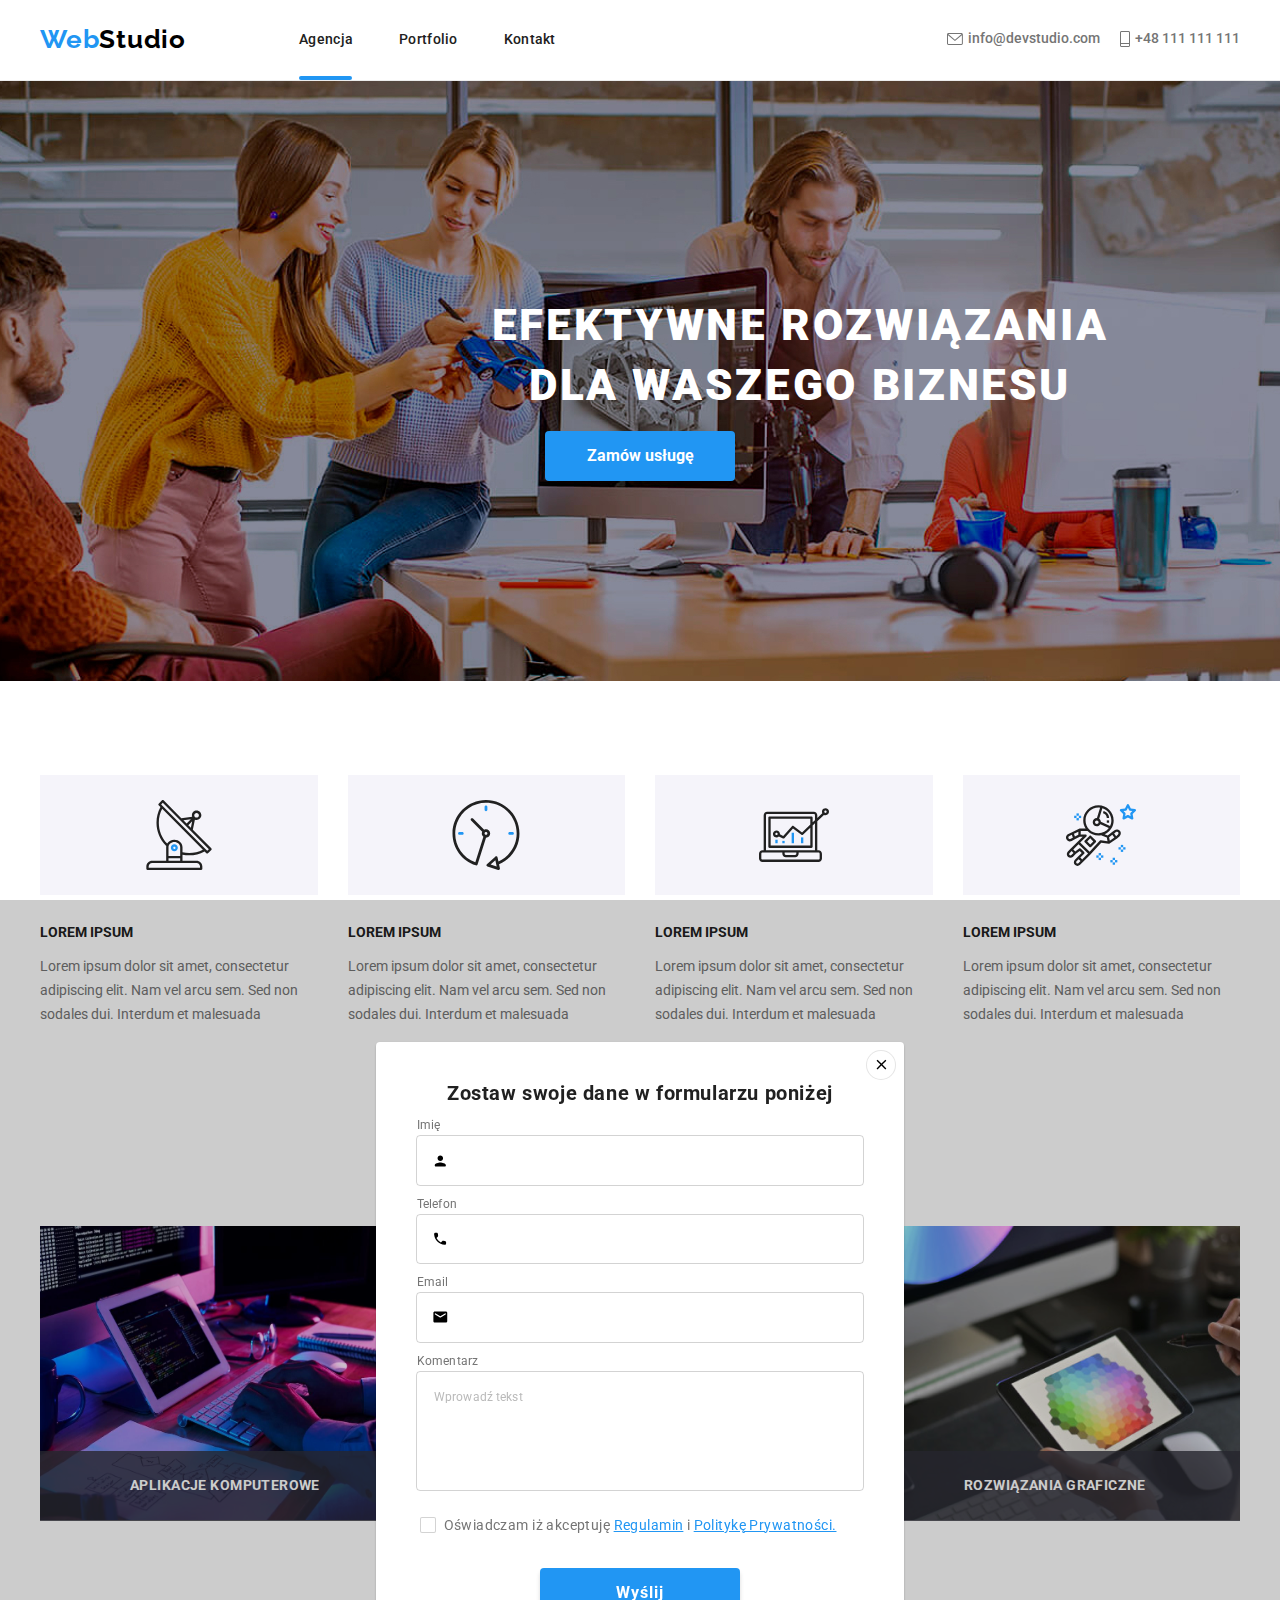
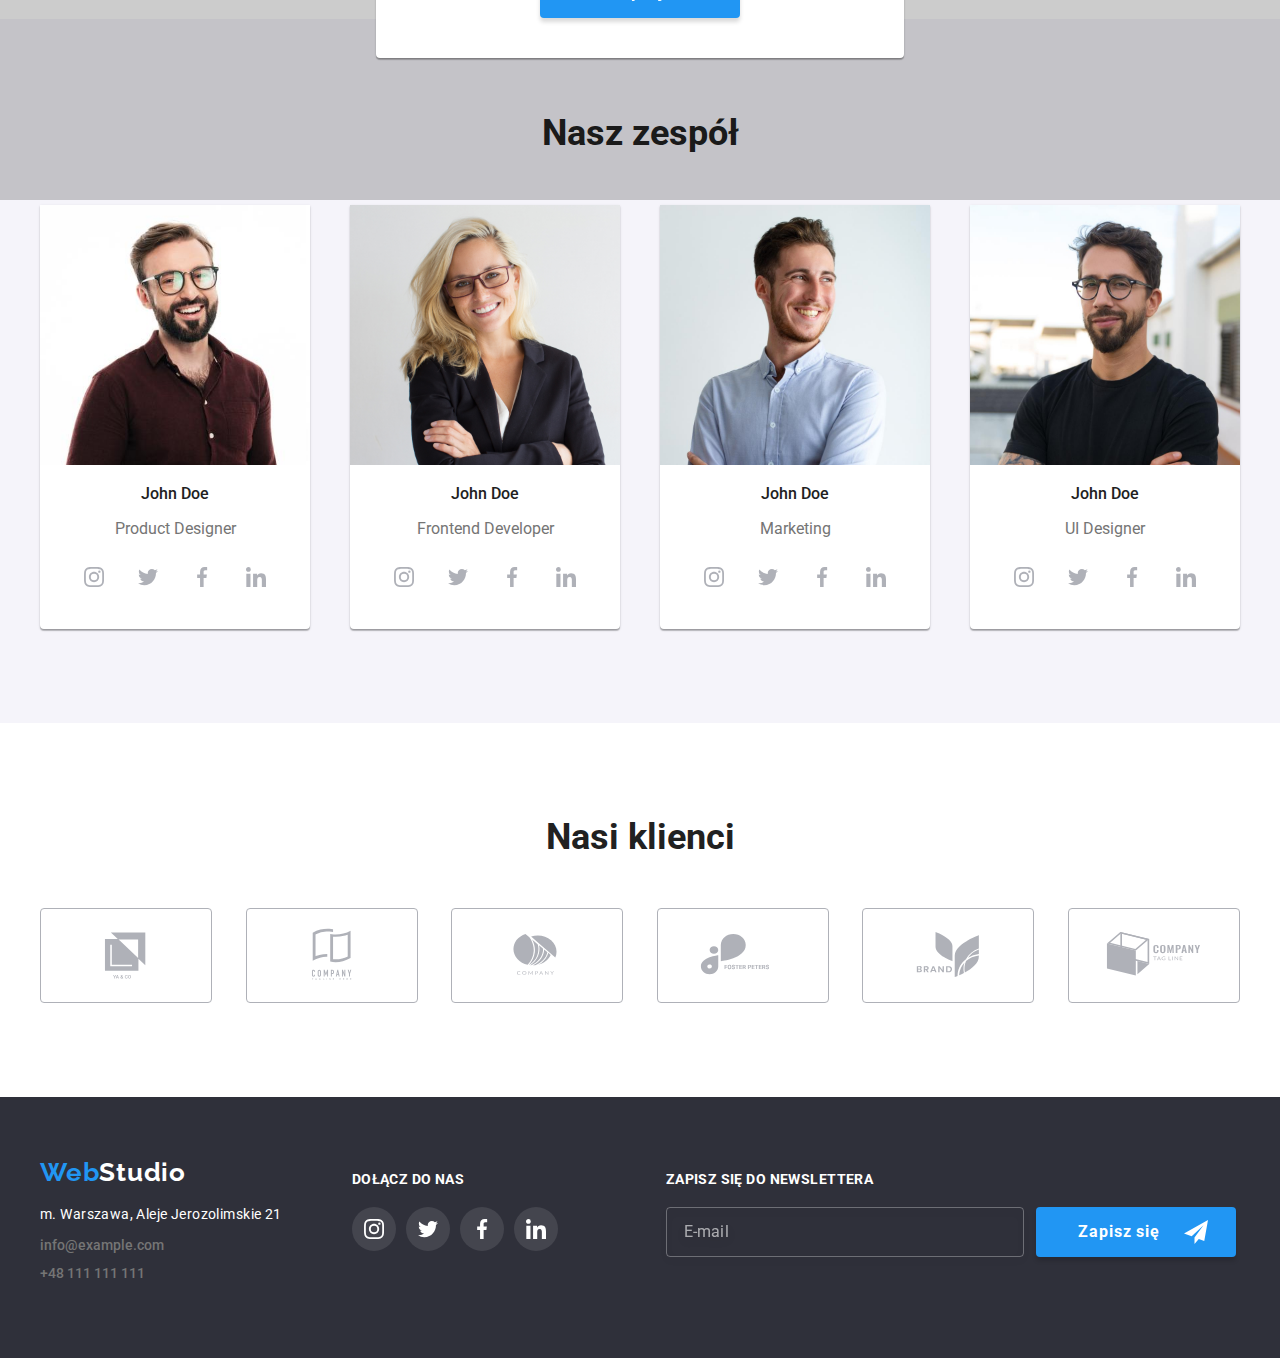
<file: index.html>
<!DOCTYPE html>
<html lang="pl">
  <head>
    <meta charset="UTF-8" />
    <meta http-equiv="X-UA-Compatible" content="IE=edge" />
    <meta name="viewport" content="width=device-width, initial-scale=1.0" />
    <title>Main page</title>
    <link href="css/modern-normalize.css" rel="stylesheet" />
    <link href="css/styles.css" rel="stylesheet" />
    <link rel="preconnect" href="https://fonts.googleapis.com" />
    <link rel="preconnect" href="https://fonts.gstatic.com" crossorigin />
    <link
      href="https://fonts.googleapis.com/css2?family=Raleway:wght@700&family=Roboto:wght@400;500;700;900&display=swap"
      rel="stylesheet"
    />
  </head>
  <body>
    <header>
      <div class="header container">
        <a href="index.html" class="webstudio"
          >Web<span class="studio">Studio</span></a
        >
        <nav>
          <ul class="list-style nav-list">
            <li>
              <a href="index.html" class="navigation-item nav-agency-highlight"
                >Agencja</a
              >
            </li>
            <li>
              <a href="portfolio.html" class="navigation-item">Portfolio</a>
            </li>
            <li><a href="" class="navigation-item">Kontakt</a></li>
          </ul>
        </nav>
        <a class="contact-item header-email" href="mailto:info@example.com"
          ><svg class="envelope" width="16" height="12">
            <use href="./images/icons.svg#icon-envelope"></use>
          </svg>
          info@devstudio.com</a
        >
        <a class="contact-item header-telephone" href="tel:+48111111111"
          ><svg class="telephone" width="10" height="16">
            <use href="./images/icons.svg#icon-telephone"></use>
          </svg>
          +48 111 111 111</a
        >
      </div>
    </header>
    <main>
      <section class="section-primary">
        <h1 class="header-primary">
          EFEKTYWNE ROZWIĄZANIA DLA WASZEGO BIZNESU
        </h1>
        <button type="button" class="index-button" data-modal-open>
          Zamów usługę
        </button>
        <div class="backdrop is-hidden" data-modal>
          <div class="modal">
            <button class="modal-button" data-modal-close>
              <svg class="close-x" width="30" height="30">
                <use href="./images/icons.svg#icon-close-x"></use>
              </svg>
            </button>
            <div class="modal-content">
              <h3 class="modal-header">
                Zostaw swoje dane w formularzu poniżej
              </h3>
              <form class="modal-form">
                <fieldset class="fieldset">
                  <label class="label" for="name">Imię</label>
                  <svg class="form-icon" width="18" height="18">
                    <use href="./images/icons.svg#person-form"></use>
                  </svg>
                  <input class="input" type="text" name="name" id="name" />
                </fieldset>
                <fieldset class="fieldset">
                  <label class="label" for="telephone">Telefon</label>
                  <svg class="form-icon" width="18" height="18">
                    <use href="./images/icons.svg#phone-form"></use>
                  </svg>
                  <input
                    class="input"
                    type="text"
                    name="telephone"
                    id="telephone"
                  />
                </fieldset>
                <fieldset class="fieldset">
                  <label class="label" for="email">Email</label>
                  <svg class="form-icon" width="18" height="18">
                    <use href="./images/icons.svg#email-form"></use>
                  </svg>
                  <input class="input" type="text" name="email" id="email" />
                </fieldset>
                <fieldset class="fieldset">
                  <label class="label" for="comment">Komentarz</label>
                  <input
                    class="input"
                    type="text"
                    name="comment"
                    id="comment"
                    placeholder="Wprowadź tekst"
                  />
                </fieldset>
                <div class="form-bottom-container">
                  <label class="form-description" for="checkbox">
                    <input
                      class="checkbox"
                      type="checkbox"
                      name="checkbox"
                      id="checkbox"
                    />
                    <svg class="checkmark">
                      <use href="./images/icons.svg#tick"></use>
                    </svg>
                    <span class="acceptation"
                      >Oświadczam iż akceptuję <a href="#">Regulamin</a> i
                      <a href="#">Politykę Prywatności.</a></span
                    >
                  </label>
                  <button class="form-button" type="submit">Wyślij</button>
                </div>
              </form>
            </div>
          </div>
        </div>
      </section>
      <div class="container section">
        <ul class="list-style section-secondary">
          <li>
            <div class="icon-background">
              <svg class="icon">
                <use href="./images/icons.svg#icon-antenna"></use>
              </svg>
            </div>
            <h3 class="header-tertiary">LOREM IPSUM</h3>
            <p class="description">
              Lorem ipsum dolor sit amet, consectetur adipiscing elit. Nam vel
              arcu sem. Sed non sodales dui. Interdum et malesuada
            </p>
          </li>
          <li>
            <div class="icon-background">
              <svg class="icon">
                <use href="./images/icons.svg#icon-clock"></use>
              </svg>
            </div>
            <h3 class="header-tertiary">LOREM IPSUM</h3>
            <p class="description">
              Lorem ipsum dolor sit amet, consectetur adipiscing elit. Nam vel
              arcu sem. Sed non sodales dui. Interdum et malesuada
            </p>
          </li>
          <li>
            <div class="icon-background">
              <svg class="icon">
                <use href="./images/icons.svg#icon-diagram"></use>
              </svg>
            </div>
            <h3 class="header-tertiary">LOREM IPSUM</h3>
            <p class="description">
              Lorem ipsum dolor sit amet, consectetur adipiscing elit. Nam vel
              arcu sem. Sed non sodales dui. Interdum et malesuada
            </p>
          </li>
          <li>
            <div class="icon-background">
              <svg class="icon">
                <use href="./images/icons.svg#icon-astronaut"></use>
              </svg>
            </div>
            <h3 class="header-tertiary">LOREM IPSUM</h3>
            <p class="description">
              Lorem ipsum dolor sit amet, consectetur adipiscing elit. Nam vel
              arcu sem. Sed non sodales dui. Interdum et malesuada
            </p>
          </li>
        </ul>
      </div>
      <div class="container">
        <h2 class="header-secondary">Czym się zajmujemy</h2>
        <ul class="section-tertiary">
          <li class="offer-picture list-style">
            <img
              src="images/keyboard.jpg"
              alt="Programista przy klawiaturze"
              width="370"
              height="294"
            />
            <div class="offer-description">
              <p class="offer-paragraph">Aplikacje komputerowe</p>
            </div>
          </li>
          <li class="offer-picture list-style">
            <img
              src="images/smartphone.jpg"
              alt="Programista ze smartfonem"
              width="370"
              height="294"
            />
            <div class="offer-description">
              <p class="offer-paragraph">Aplikacje mobilne</p>
            </div>
          </li>
          <li class="offer-picture list-style">
            <img
              src="images/tablet.png"
              alt="Grafik z tabletem"
              width="370"
              height="294"
            />
            <div class="offer-description">
              <p class="offer-paragraph">Rozwiązania graficzne</p>
            </div>
          </li>
        </ul>
      </div>

      <section class="team-section">
        <h2 class="header-team">Nasz zespół</h2>
        <ul class="team-list-style container">
          <li class="team-member">
            <img
              src="images/product-designer.jpg"
              alt="Zdjęcie Product Designera"
              width="270"
              height="260"
            />
            <h3 class="team-name">John Doe</h3>
            <p class="team-description">Product Designer</p>
            <div class="team-social">
              <div class="social-background">
                <svg class="social-icon" width="20" height="20">
                  <use href="./images/icons.svg#icon-instagram"></use>
                </svg>
              </div>
              <div class="social-background">
                <svg class="social-icon" width="20" height="20">
                  <use href="./images/icons.svg#icon-twitter"></use>
                </svg>
              </div>
              <div class="social-background">
                <svg class="social-icon" width="20" height="20">
                  <use href="./images/icons.svg#icon-facebook"></use>
                </svg>
              </div>
              <div class="social-background">
                <svg class="social-icon" width="20" height="20">
                  <use href="./images/icons.svg#icon-linkedin"></use>
                </svg>
              </div>
            </div>
          </li>
          <li class="team-member">
            <img
              src="images/frontend-developer.jpg"
              alt="Zdjęcie Frontend Developera"
              width="270"
              height="260"
            />

            <h3 class="team-name">John Doe</h3>
            <p class="team-description">Frontend Developer</p>
            <div class="team-social">
              <div class="social-background">
                <svg class="social-icon" width="20" height="20">
                  <use href="./images/icons.svg#icon-instagram"></use>
                </svg>
              </div>
              <div class="social-background">
                <svg class="social-icon" width="20" height="20">
                  <use href="./images/icons.svg#icon-twitter"></use>
                </svg>
              </div>
              <div class="social-background">
                <svg class="social-icon" width="20" height="20">
                  <use href="./images/icons.svg#icon-facebook"></use>
                </svg>
              </div>
              <div class="social-background">
                <svg class="social-icon" width="20" height="20">
                  <use href="./images/icons.svg#icon-linkedin"></use>
                </svg>
              </div>
            </div>
          </li>
          <li class="team-member">
            <img
              src="images/marketing.jpg"
              alt="Zdjęcie Marketingowca"
              width="270"
              height="260"
            />
            <h3 class="team-name">John Doe</h3>
            <p class="team-description">Marketing</p>
            <div class="team-social">
              <div class="social-background">
                <svg class="social-icon" width="20" height="20">
                  <use href="./images/icons.svg#icon-instagram"></use>
                </svg>
              </div>
              <div class="social-background">
                <svg class="social-icon" width="20" height="20">
                  <use href="./images/icons.svg#icon-twitter"></use>
                </svg>
              </div>
              <div class="social-background">
                <svg class="social-icon" width="20" height="20">
                  <use href="./images/icons.svg#icon-facebook"></use>
                </svg>
              </div>
              <div class="social-background">
                <svg class="social-icon" width="20" height="20">
                  <use href="./images/icons.svg#icon-linkedin"></use>
                </svg>
              </div>
            </div>
          </li>
          <li class="team-member">
            <img
              src="images/ui-designer.jpg"
              alt="Zdjecie UI Designera"
              width="270"
              height="260"
            />
            <h3 class="team-name">John Doe</h3>
            <p class="team-description">UI Designer</p>
            <div class="team-social">
              <div class="social-background" href="#">
                <svg class="social-icon" width="20" height="20">
                  <use href="./images/icons.svg#icon-instagram"></use>
                </svg>
              </div>
              <div class="social-background">
                <svg class="social-icon" width="20" height="20">
                  <use href="./images/icons.svg#icon-twitter"></use>
                </svg>
              </div>
              <div class="social-background">
                <svg class="social-icon" width="20" height="20">
                  <use href="./images/icons.svg#icon-facebook"></use>
                </svg>
              </div>
              <div class="social-background">
                <svg class="social-icon" width="20" height="20">
                  <use href="./images/icons.svg#icon-linkedin"></use>
                </svg>
              </div>
            </div>
          </li>
        </ul>
      </section>
      <section class="section">
        <h2 class="header-clients">Nasi klienci</h2>
        <ul class="clients-list-style container">
          <li>
            <div class="client-icon-background">
              <svg class="client-logo">
                <use href="./images/icons.svg#icon-logo-1"></use>
              </svg>
            </div>
          </li>
          <li>
            <div class="client-icon-background">
              <svg class="client-logo">
                <use href="./images/icons.svg#icon-logo-2"></use>
              </svg>
            </div>
          </li>
          <li>
            <div class="client-icon-background">
              <svg class="client-logo">
                <use href="./images/icons.svg#icon-logo-3"></use>
              </svg>
            </div>
          </li>
          <li>
            <div class="client-icon-background">
              <svg class="client-logo">
                <use href="./images/icons.svg#icon-logo-4"></use>
              </svg>
            </div>
          </li>
          <li>
            <div class="client-icon-background">
              <svg class="client-logo">
                <use href="./images/icons.svg#icon-logo-5"></use>
              </svg>
            </div>
          </li>
          <li>
            <div class="client-icon-background">
              <svg class="client-logo">
                <use href="./images/icons.svg#icon-logo-6"></use>
              </svg>
            </div>
          </li>
        </ul>
      </section>
    </main>
    <footer>
      <div class="footer-style container">
        <div>
          <a href="index.html" class="webstudio"
            >Web<span class="studio-in-footer">Studio</span></a
          >
          <ul class="list-in-footer">
            <li>
              <address>m. Warszawa, Aleje Jerozolimskie 21</address>
            </li>
            <li>
              <a class="contact-item" href="mailto:info@example.com"
                >info@example.com</a
              >
            </li>
            <li>
              <a class="contact-item" href="tel:+48111111111"
                >+48 111 111 111</a
              >
            </li>
          </ul>
        </div>
        <div class="footer-social">
          <p class="join-us">DOŁĄCZ DO NAS</p>
          <div class="footer-social-inner">
            <div class="footer-social-background">
              <svg class="social-icon-footer" width="20" height="20">
                <use href="./images/icons.svg#icon-instagram-2"></use>
              </svg>
            </div>
            <div class="footer-social-background">
              <svg class="social-icon-footer" width="20" height="20">
                <use href="./images/icons.svg#icon-twitter-2"></use>
              </svg>
            </div>
            <div class="footer-social-background">
              <svg class="social-icon-footer" width="20" height="20">
                <use href="./images/icons.svg#icon-facebook-2"></use>
              </svg>
            </div>
            <div class="footer-social-background">
              <svg class="social-icon-footer" width="20" height="20">
                <use href="./images/icons.svg#icon-linkedin-2"></use>
              </svg>
            </div>
          </div>
        </div>
        <div class="newsletter">
          <p class="newsletter-description">ZAPISZ SIĘ DO NEWSLETTERA</p>
          <form class="footer-form">
            <fieldset class="fieldset footer-fieldset">
              <input
                class="input newsletter-input"
                placeholder="E-mail"
                for="email"
                name="email"
                id="email"
              />
            </fieldset>
            <button class="newsletter-button" type="submit">
              <span>Zapisz się</span
              ><svg class="newsletter-icon" width="24" height="24">
                <use href="./images/icons.svg#icon-send"></use>
              </svg>
            </button>
          </form>
        </div>
      </div>
    </footer>
    <script src="./assets/modal.js"></script>
  </body>
</html>
</file>
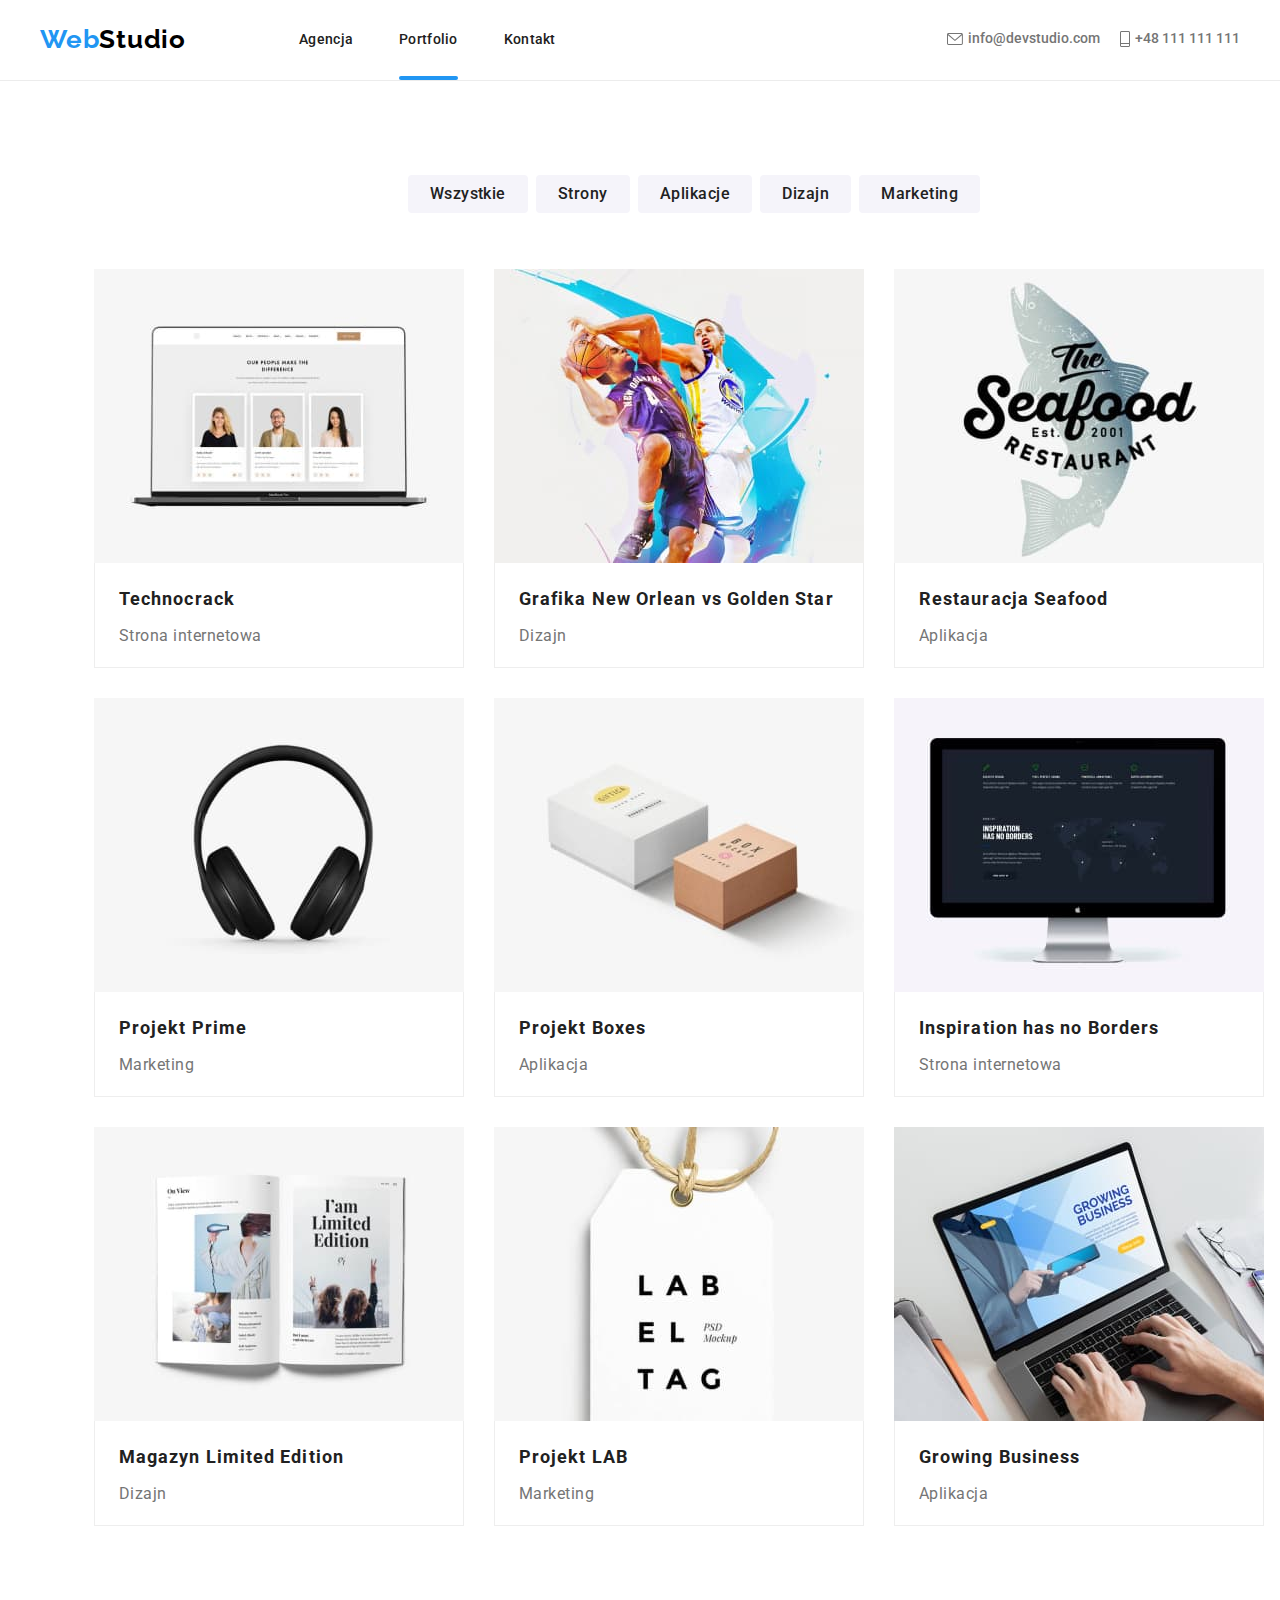
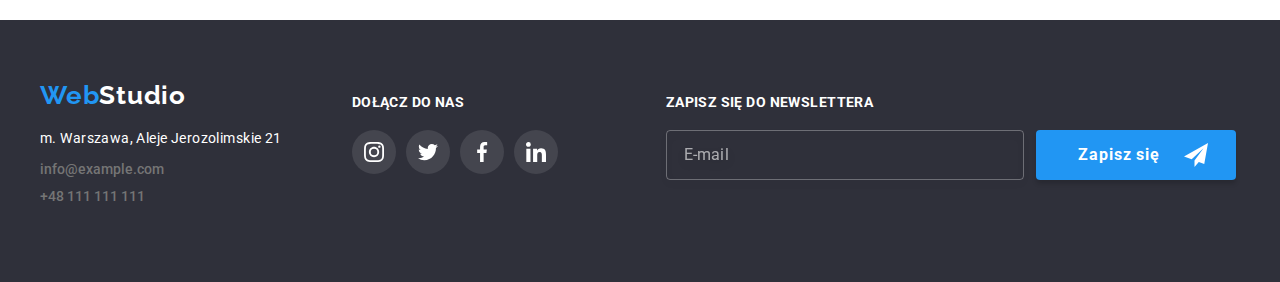
<file: portfolio.html>
<!DOCTYPE html>
<html lang="pl">
  <head>
    <meta charset="UTF-8" />
    <meta http-equiv="X-UA-Compatible" content="IE=edge" />
    <meta name="viewport" content="width=device-width, initial-scale=1.0" />
    <title>Portfolio</title>
    <link href="css/modern-normalize.css" rel="stylesheet" />
    <link href="css/styles.css" rel="stylesheet" />
    <link rel="preconnect" href="https://fonts.googleapis.com" />
    <link rel="preconnect" href="https://fonts.gstatic.com" crossorigin />
    <link
      href="https://fonts.googleapis.com/css2?family=Raleway:wght@700&family=Roboto:wght@400;500;700;900&display=swap"
      rel="stylesheet"
    />
  </head>
  <body>
    <header>
      <div class="header container">
        <a href="index.html" class="webstudio"
          >Web<span class="studio">Studio</span></a
        >
        <nav>
          <ul class="list-style nav-list">
            <li><a href="index.html" class="navigation-item">Agencja</a></li>
            <li>
              <a
                href="portfolio.html"
                class="navigation-item nav-portfolio-highlight"
                >Portfolio</a
              >
            </li>
            <li><a href="" class="navigation-item">Kontakt</a></li>
          </ul>
        </nav>
        <a class="contact-item header-email" href="mailto:info@example.com"
          ><svg class="envelope" width="16" height="12">
            <use href="./images/icons.svg#icon-envelope"></use>
          </svg>
          info@devstudio.com</a
        >
        <a class="contact-item header-telephone" href="tel:+48111111111"
          ><svg class="telephone" width="10" height="16">
            <use href="./images/icons.svg#icon-telephone"></use>
          </svg>
          +48 111 111 111</a
        >
      </div>
    </header>
    <main>
      <div class="portfolio-main-container">
        <ul class="portfolio-buttons container">
          <li><button type="button" class="button">Wszystkie</button></li>
          <li><button type="button" class="button">Strony</button></li>
          <li><button type="button" class="button">Aplikacje</button></li>
          <li><button type="button" class="button">Dizajn</button></li>
          <li><button type="button" class="button">Marketing</button></li>
        </ul>
        <ul class="list-style-portfolio container">
          <li class="list-item-box">
            <div class="portfolio-image-box">
              <img
                src="images/technocrack.jpg"
                width="370"
                height="294"
                alt="laptop"
              />
              <div class="overlay">
                <p class="overlay-description">
                  Technocrack jest popularną platformą wykorzystywaną do
                  rozpowszechniania koronawirusa. Firmy wykorzystują tę
                  platformę do celów szpiegowskich i ataków na niezabezpieczone
                  serwery konkurencji
                </p>
              </div>
            </div>
            <div class="portfolio-box-description">
              <h3 class="service-header">Technocrack</h3>
              <p class="service-description">Strona internetowa</p>
            </div>
          </li>
          <li class="list-item-box">
            <div class="portfolio-image-box">
              <img
                src="images/new-orlean.jpg"
                width="370"
                height="294"
                alt="koszykarze"
              />
              <div class="overlay">
                <p class="overlay-description">
                  Technocrack jest popularną platformą wykorzystywaną do
                  rozpowszechniania koronawirusa. Firmy wykorzystują tę
                  platformę do celów szpiegowskich i ataków na niezabezpieczone
                  serwery konkurencji
                </p>
              </div>
            </div>
            <div class="portfolio-box-description">
              <h3 class="service-header">Grafika New Orlean vs Golden Star</h3>
              <p class="service-description">Dizajn</p>
            </div>
          </li>
          <li class="list-item-box">
            <div class="portfolio-image-box">
              <img
                src="images/seafood.jpg"
                width="370"
                height="294"
                alt="logo restauracji"
              />
              <div class="overlay">
                <p class="overlay-description">
                  Technocrack jest popularną platformą wykorzystywaną do
                  rozpowszechniania koronawirusa. Firmy wykorzystują tę
                  platformę do celów szpiegowskich i ataków na niezabezpieczone
                  serwery konkurencji
                </p>
              </div>
            </div>
            <div class="portfolio-box-description">
              <h3 class="service-header">Restauracja Seafood</h3>
              <p class="service-description">Aplikacja</p>
            </div>
          </li>
          <li class="list-item-box">
            <div class="portfolio-image-box">
              <img
                src="images/projekt-prime.jpg"
                width="370"
                height="294"
                alt="słuchawki"
              />
              <div class="overlay">
                <p class="overlay-description">
                  Technocrack jest popularną platformą wykorzystywaną do
                  rozpowszechniania koronawirusa. Firmy wykorzystują tę
                  platformę do celów szpiegowskich i ataków na niezabezpieczone
                  serwery konkurencji
                </p>
              </div>
            </div>
            <div class="portfolio-box-description">
              <h3 class="service-header">Projekt Prime</h3>
              <p class="service-description">Marketing</p>
            </div>
          </li>
          <li class="list-item-box">
            <div class="portfolio-image-box">
              <img
                src="images/projekt-boxes.jpg"
                width="370"
                height="294"
                alt="pudełka"
              />
              <div class="overlay">
                <p class="overlay-description">
                  Technocrack jest popularną platformą wykorzystywaną do
                  rozpowszechniania koronawirusa. Firmy wykorzystują tę
                  platformę do celów szpiegowskich i ataków na niezabezpieczone
                  serwery konkurencji
                </p>
              </div>
            </div>
            <div class="portfolio-box-description">
              <h3 class="service-header">Projekt Boxes</h3>
              <p class="service-description">Aplikacja</p>
            </div>
          </li>
          <li class="list-item-box">
            <div class="portfolio-image-box">
              <img
                src="images/inspirations.jpg"
                width="370"
                height="294"
                alt="monitor"
              />
              <div class="overlay">
                <p class="overlay-description">
                  Technocrack jest popularną platformą wykorzystywaną do
                  rozpowszechniania koronawirusa. Firmy wykorzystują tę
                  platformę do celów szpiegowskich i ataków na niezabezpieczone
                  serwery konkurencji
                </p>
              </div>
            </div>
            <div class="portfolio-box-description">
              <h3 class="service-header">Inspiration has no Borders</h3>
              <p class="service-description">Strona internetowa</p>
            </div>
          </li>
          <li class="list-item-box">
            <div class="portfolio-image-box">
              <img
                src="images/limited-edition.jpg"
                width="370"
                height="294"
                alt="czasopismo"
              />
              <div class="overlay">
                <p class="overlay-description">
                  Technocrack jest popularną platformą wykorzystywaną do
                  rozpowszechniania koronawirusa. Firmy wykorzystują tę
                  platformę do celów szpiegowskich i ataków na niezabezpieczone
                  serwery konkurencji
                </p>
              </div>
            </div>
            <div class="portfolio-box-description">
              <h3 class="service-header">Magazyn Limited Edition</h3>
              <p class="service-description">Dizajn</p>
            </div>
          </li>
          <li class="list-item-box">
            <div class="portfolio-image-box">
              <img
                src="images/projekt-lab.jpg"
                width="370"
                height="294"
                alt="etykieta"
              />
              <div class="overlay">
                <p class="overlay-description">
                  Technocrack jest popularną platformą wykorzystywaną do
                  rozpowszechniania koronawirusa. Firmy wykorzystują tę
                  platformę do celów szpiegowskich i ataków na niezabezpieczone
                  serwery konkurencji
                </p>
              </div>
            </div>
            <div class="portfolio-box-description">
              <h3 class="service-header">Projekt LAB</h3>
              <p class="service-description">Marketing</p>
            </div>
          </li>
          <li class="list-item-box">
            <div class="portfolio-image-box">
              <img
                src="images/growing-business.jpg"
                width="370"
                height="294"
                alt="piszący programista"
              />
              <div class="overlay">
                <p class="overlay-description">
                  Technocrack jest popularną platformą wykorzystywaną do
                  rozpowszechniania koronawirusa. Firmy wykorzystują tę
                  platformę do celów szpiegowskich i ataków na niezabezpieczone
                  serwery konkurencji
                </p>
              </div>
            </div>
            <div class="portfolio-box-description">
              <h3 class="service-header">Growing Business</h3>
              <p class="service-description">Aplikacja</p>
            </div>
          </li>
        </ul>
      </div>
    </main>
    <footer>
      <div class="footer-style container">
        <div>
          <a href="index.html" class="webstudio"
            >Web<span class="studio-in-footer">Studio</span></a
          >
          <ul class="list-in-footer">
            <li>
              <address>m. Warszawa, Aleje Jerozolimskie 21</address>
            </li>
            <li>
              <a class="contact-item" href="mailto:info@example.com"
                >info@example.com</a
              >
            </li>
            <li>
              <a class="contact-item" href="tel:+48111111111"
                >+48 111 111 111</a
              >
            </li>
          </ul>
        </div>
        <div class="footer-social">
          <p class="join-us">DOŁĄCZ DO NAS</p>
          <div class="footer-social-inner">
            <div class="footer-social-background">
              <svg class="social-icon-footer" width="20" height="20">
                <use href="./images/icons.svg#icon-instagram-2"></use>
              </svg>
            </div>
            <div class="footer-social-background">
              <svg class="social-icon-footer" width="20" height="20">
                <use href="./images/icons.svg#icon-twitter-2"></use>
              </svg>
            </div>
            <div class="footer-social-background">
              <svg class="social-icon-footer" width="20" height="20">
                <use href="./images/icons.svg#icon-facebook-2"></use>
              </svg>
            </div>
            <div class="footer-social-background">
              <svg class="social-icon-footer" width="20" height="20">
                <use href="./images/icons.svg#icon-linkedin-2"></use>
              </svg>
            </div>
          </div>
        </div>
        <div class="newsletter">
          <p class="newsletter-description">ZAPISZ SIĘ DO NEWSLETTERA</p>
          <form class="footer-form">
            <fieldset class="fieldset footer-fieldset">
              <input
                class="input newsletter-input"
                placeholder="E-mail"
                for="email"
                name="email"
                id="email"
              />
            </fieldset>
            <button class="newsletter-button" type="submit">
              <span>Zapisz się</span
              ><svg class="newsletter-icon" width="24" height="24">
                <use href="./images/icons.svg#icon-send"></use>
              </svg>
            </button>
          </form>
        </div>
      </div>
    </footer>
  </body>
</html>
</file>
<file: css/styles.css>
:root {
  --blue-color: #2196f3;
  --contact-color: #757575;
  --footer-section-color: #2f303a;
  --gray-background: #f5f4fa;
  --white-background: #ffffff;
  --main-font-color: #212121;
  --description-color: #757575;
  --main-image-linear-gradient: rgba(47, 48, 58, 0.4);
  --transition-duration: 250ms;
  --cubic-bezier: cubic-bezier(0.4, 0, 0.2, 1);
  --border-grid: #eeeeee;
  --backdrop-color: rgba(0, 0, 0, 0.2);
  --offer-description-background: rgba(47, 48, 58, 0.8);
  --overlay-background: rgba(33, 150, 243, 0.9);
  --grey-icon-color: #afb1b8;
  --fieldset-border-color: rgba(33, 33, 33, 0.2);
  --placeholder-color: rgba(117, 117, 117, 0.5);
}

body {
  /* width: 1600px;
  margin: auto;
  padding: 0; */
  font-family: "Roboto", sans-serif;
  color: var(--main-font-color);
}
.container {
  width: 1200px;
  margin: 0 auto;
}
.section {
  padding: 94px 0;
}
address {
  font-style: normal;
  font-weight: 400;
  font-size: 14px;
  line-height: 1.71;
  letter-spacing: 0.03em;
  color: var(--white-background);
}

/* Backdrop */

.backdrop {
  position: fixed;
  display: flex;
  left: 0;
  top: 0;
  width: 100%;
  height: 100%;
  background: var(--backdrop-color);
  transition: transform 250ms;
  transition-timing-function: cubic-bezier(0.4, 0, 0.2, 1);
}
.is-hidden {
  transform: translateY(100%);
}
.modal {
  position: relative;
  padding: 40px;
  width: 528px;
  min-height: 581px;
  background-color: var(--white-background);
  margin: auto;
  box-shadow: 0px 1px 3px rgba(0, 0, 0, 0.12), 0px 1px 1px rgba(0, 0, 0, 0.14),
    0px 2px 1px rgba(0, 0, 0, 0.2);
  border-radius: 4px;
}
.modal-button {
  display: flex;
  justify-content: center;
  align-items: center;
  position: absolute;
  right: 8px;
  top: 8px;
  cursor: pointer;
  width: 30px;
  height: 30px;
  border-radius: 50%;
  background-color: var(--white-background);
  border: 1px solid rgba(0, 0, 0, 0.1);
}
.close-x {
  fill: #000000;
}

/* ==========OTHER STYLES========== */

.list-style {
  list-style-type: none;
  padding: 0px;
}
.offer-picture {
  position: relative;
}
.offer-description {
  width: 100%;
  position: absolute;
  bottom: 4px;
  padding-block: 27px;
  background: var(--offer-description-background);
}
.offer-paragraph {
  margin: 0;
  font-weight: 700;
  font-size: 14px;
  line-height: 1.14;
  text-align: center;
  letter-spacing: 0.03em;
  text-transform: uppercase;
  color: #ffffff;
}
.portfolio-buttons {
  list-style-type: none;
  padding: 0px;
  display: flex;
  justify-content: center;
  gap: 8px;
  margin-bottom: 56px;
}
.list-style-portfolio {
  list-style-type: none;
  padding: 0px;
  display: flex;
  /* justify-content: space-around; */
  align-items: center;
  flex-wrap: wrap;
  flex-basis: calc((100% - 60px) / 3);
  gap: 30px;
}
.list-item-box {
  display: flex;
  flex-direction: column;
  margin-bottom: 0;
  transition: box-shadow var(--transition-duration) var(--cubic-bezier);
  will-change: box-shadow;
}
.portfolio-image-box {
  display: flex;
  flex-direction: column;
  position: relative;
  overflow: hidden;
}
.list-item-box:hover .overlay {
  transform: translateY(0);
}
.overlay {
  position: absolute;
  width: 100%;
  height: 100%;
  top: 0;
  left: 0;
  background-color: var(--overlay-background);
  transition: transform 250ms;
  transition-timing-function: cubic-bezier(0.4, 0, 0.2, 1);
  transform: translateY(100%);
}
.overlay-description {
  padding: 49px 45px 49px 24px;
  margin: 0;
  font-weight: 400;
  font-size: 18px;
  line-height: 1.56;
  letter-spacing: 0.03em;
  color: #ffffff;
}
.portfolio-box-description {
  border-right: 1px solid var(--border-grid);
  border-left: 1px solid var(--border-grid);
  border-bottom: 1px solid var(--border-grid);
}
.list-item-box:hover {
  box-shadow: 0px 1px 1px rgba(0, 0, 0, 0.12), 0px 4px 4px rgba(0, 0, 0, 0.06),
    1px 4px 6px rgba(0, 0, 0, 0.16);
}

header {
  padding-block: 24px 25px;
  display: flex;
  align-items: center;
  border-bottom: 1px solid #ececec;
}
.header {
  display: flex;
  align-items: center;
  justify-content: space-between;
}
.nav-list {
  display: flex;
  justify-content: space-between;
  gap: 46px;
  margin-block: 0;
  margin-right: 371px;
}
.webstudio {
  font-family: "Raleway", sans-serif;
  text-decoration: none;
  color: var(--blue-color);
  font-weight: 700;
  font-size: 26px;
  line-height: 1.19;
  letter-spacing: 0.03em;
  margin-right: 93px;
}
.studio {
  color: #000000;
}
.studio-in-footer {
  color: #ffffff;
}
.figcaption {
  margin-left: 24px;
  margin-top: 20px;
}
.team-list-style {
  display: flex;
  justify-content: space-between;
  list-style-type: none;
  margin: 0 auto;
  padding: 0px;
}
.team-member {
  background: var(--white-background);
  box-shadow: 0px 1px 3px rgba(0, 0, 0, 0.12), 0px 1px 1px rgba(0, 0, 0, 0.14),
    0px 2px 1px rgba(0, 0, 0, 0.2);
  border-radius: 0px 0px 4px 4px;
}
.team-description {
  display: flex;
  flex-direction: column;
  align-items: center;
}
.button {
  font-family: "Roboto", sans-serif;
  cursor: pointer;
  color: var(--main-font-color);
  background-color: var(--gray-background);
  border: 0px solid #f5f4fa;
  border-radius: 4px;
  font-weight: 500;
  font-size: 16px;
  line-height: 1.62;
  text-align: center;
  letter-spacing: 0.03em;
  padding: 6px 22px 6px 22px;
  transition: background-color var(--transition-duration) var(--cubic-bezier),
    color var(--transition-duration) var(--cubic-bezier),
    box-shadow var(--transition-duration) var(--cubic-bezier);
  will-change: background-color, color, box-shadow;
}
.button:hover,
.button:focus {
  background-color: var(--blue-color);
  color: #ffffff;
  box-shadow: 0px 3px 1px rgba(0, 0, 0, 0.1), 0px 1px 2px rgba(0, 0, 0, 0.08),
    0px 2px 2px rgba(0, 0, 0, 0.12);
}
.contact-item {
  color: var(--contact-color);
  fill: var(--contact-color);
  text-decoration: none;
  transition: color var(--transition-duration) var(--cubic-bezier),
    fill var(--transition-duration) var(--cubic-bezier);
  font-weight: 500;
  font-size: 14px;
  line-height: 1.14;
}
.header-telephone,
.header-email {
  display: flex;
  align-items: center;
}
.telephone,
.envelope {
  fill: var(--contact-color);
  margin-right: 5px;
}
.telephone:hover,
.envelope:hover {
  fill: var(--blue-color);
}
.contact-item:hover,
.contact-item:focus {
  color: var(--blue-color);
  fill: var(--blue-color);
}
.header-email:hover,
.header-telephone:hover {
  fill: var(--blue-color);
  transition: transform;
  transition: 250ms cubic-bezier(0.4, 0, 0.2, 1);
}
.footer-style {
  display: flex;
}
footer {
  background-color: var(--footer-section-color);
}
.service-header {
  font-weight: 700;
  font-size: 18px;
  line-height: 2;
  letter-spacing: 0.06em;
  margin-left: 24px;
  margin-bottom: 4px;
}
.service-description {
  font-weight: 400;
  font-size: 16px;
  line-height: 1.88;
  letter-spacing: 0.03em;
  margin-left: 24px;
  margin-top: 0px;
  color: #757575;
}
.navigation-item {
  font-weight: 500;
  font-size: 14px;
  line-height: 1.14;
  letter-spacing: 0.02em;
  text-decoration: none;
  color: var(--main-font-color);
  transition: color var(--transition-duration) var(--cubic-bezier);
  will-change: color;
}
.nav-agency-highlight,
.nav-portfolio-highlight {
  position: relative;
}
.nav-agency-highlight::after {
  left: 0;
  bottom: -33px;
  position: absolute;
  content: "";
  width: 53px;
  height: 4px;
  border-radius: 2px;
  background: var(--blue-color);
}
.nav-portfolio-highlight::after {
  left: 0;
  bottom: -33px;
  position: absolute;
  content: "";
  width: 100%;
  height: 4px;
  border-radius: 2px;
  background: var(--blue-color);
}

.navigation-item:hover,
.navigation-item:focus {
  color: var(--blue-color);
}
.index-button {
  font-family: "Roboto", sans-serif;
  font-weight: 700;
  font-size: 16px;
  line-height: 1.87;
  color: #ffffff;
  background: var(--blue-color);
  box-shadow: 0px 4px 4px rgba(0, 0, 0, 0.15);
  border-radius: 4px;
  border: 0px;
  cursor: pointer;
  padding: 10px 41px 10px 42px;
}
.team-name {
  display: flex;
  justify-content: center;
  font-weight: 500;
  font-size: 16px;
  line-height: 1.18;
  color: var(--main-font-color);
}
.team-description {
  font-weight: 400;
  font-size: 16px;
  line-height: 1.18;
  color: var(--description-color);
}
.section-primary {
  max-width: 1600px;
  height: 600px;
  margin: 0 auto;
  display: flex;
  flex-direction: column;
  align-items: center;
  background: var(--main-image-linear-gradient);
  background-image: url(../images/buisness-section-background.jpg);
  background-repeat: no-repeat;
  background-position: 50% 50%;
  background-size: 1600px;
  padding: 200px 452px;
}
.header-primary {
  display: flex;
  text-align: center;
  align-items: center;
  width: 696px;
  height: 120px;
  font-weight: 900;
  font-size: 44px;
  line-height: 1.36;
  letter-spacing: 0.06em;
  color: #ffffff;
  margin: auto;
}
.section-secondary {
  display: flex;
  /* justify-content: space-between; */
  /* padding-block: 94px; */
  margin: 0;
  gap: 30px;
}
.header-secondary {
  display: flex;
  justify-content: center;
  font-weight: 700;
  font-size: 36px;
  line-height: 1.16;
  margin: 0px;
  margin-bottom: 50px;
}
.header-team,
.header-clients {
  display: flex;
  justify-content: center;
  font-weight: 700;
  font-size: 36px;
  line-height: 1.16;
  margin-top: 0;
  margin-bottom: 50px;
}
.clients-list-style {
  padding: 0;
  list-style-type: none;
  display: flex;
  justify-content: space-between;
}
.client-icon-background {
  display: flex;
  padding: 16px 32px;
  border: 1px solid #afb1b8;
  border-radius: 4px;
  fill: var(--grey-icon-color);
  transition: border var(--transition-duration) var(--cubic-bezier),
    fill var(--transition-duration) var(--cubic-bezier);
  will-change: border, fill;
}
.client-icon-background:hover {
  border-color: var(--blue-color);
  fill: var(--blue-color);
}
.client-logo {
  width: 106px;
  height: 60.04px;
}

.section-tertiary {
  display: flex;
  justify-content: space-between;
  padding: 0px 0px 94px 0px;
  margin: 0px;
}
.header-tertiary {
  font-weight: 700;
  font-size: 14px;
  line-height: 1.14;
  margin-top: 30px;
}
.description {
  font-weight: 400;
  font-size: 14px;
  line-height: 1.71;
  color: var(--description-color);
}
.team-section {
  background-color: var(--gray-background);
  padding-block: 94px;
}
footer {
  padding: 60px 0;
}
.list-in-footer {
  display: flex;
  flex-direction: column;
  list-style-type: none;
  padding: 0px;
  gap: 9px;
}
.portfolio-main-container {
  margin: 94px;
}
.icon {
  display: flex;
  justify-content: center;
  align-items: center;
  width: 70px;
  height: 70px;
}
.icon-background {
  display: flex;
  justify-content: center;
  align-items: center;
  /* width: 270px;
  height: 120px; */
  padding: 25px 100px;
  background-color: var(--gray-background);
}
.team-social {
  display: flex;
  justify-content: center;
  margin-bottom: 30px;
  gap: 10px;
}
.social-background {
  display: flex;
  width: 44px;
  height: 44px;
  background-color: var(--white-background);
  border-radius: 22px;
  justify-content: center;
  align-items: center;
  fill: var(--grey-icon-color);
  transition: background-color var(--transition-duration) var(--cubic-bezier),
    fill var(--transition-duration) var(--cubic-bezier);
  will-change: background-color, fill;
}
.social-background:hover,
.footer-social-background:hover {
  background-color: var(--blue-color);
  fill: var(--white-background);
}
.join-us,
.newsletter-description {
  font-weight: 700;
  font-size: 14px;
  line-height: 16px;
  letter-spacing: 0.03em;
  text-transform: uppercase;
  color: #ffffff;
  margin-bottom: 20px;
}
.footer-social {
  margin-left: 70px;
}
.footer-social-inner {
  display: flex;
  justify-content: space-around;
  gap: 10px;
}
.footer-social-background {
  width: 44px;
  height: 44px;
  background: rgba(255, 255, 255, 0.1);
  border-radius: 22px;
  display: flex;
  justify-content: center;
  align-items: center;
  transition: background-color var(--transition-duration) var(--cubic-bezier);
  will-change: background-color;
}
/* ==========ICONS========== */
.social-icon-footer {
  fill: var(--white-background);
}
/* ======FORM====== */
.modal-header {
  margin-block: 0px 30px;
  font-weight: 700;
  font-size: 20px;
  line-height: 23px;
  text-align: center;
  letter-spacing: 0.03em;
  color: var(--main-font-color);
}
.fieldset {
  position: relative;
  display: flex;
  align-items: center;
  margin: 0;
  margin-bottom: 28px;
  padding-block: 14px;
  padding-left: 15px;
  border: 1px solid var(--fieldset-border-color);
  border-radius: 4px;
}
.label {
  position: absolute;
  left: 0px;
  top: -17px;
  font-weight: 400;
  font-size: 12px;
  line-height: 1.16;
  letter-spacing: 0.01em;
  color: var(--contact-color);
}
.form-icon {
  margin-right: 15px;
}
.input,
.input-comment {
  border: none;
  width: 100%;
}
.input-comment {
  outline: none;
}
.input:focus {
  outline: none;
}
.input::placeholder {
  font-weight: 400;
  font-size: 12px;
  line-height: 1.16;
  letter-spacing: 0.01em;
  color: var(--placeholder-color);
}
.fieldset:has(input:focus),
.fieldset:focus {
  border-color: var(--blue-color);
}
.fieldset:has(input:focus) {
  fill: var(--blue-color);
}
fieldset:nth-child(4) {
  height: 120px;
  display: block;
  /* align-items: baseline; */
  margin-bottom: 20px;
}
.form-description {
  position: relative;
  display: flex;
  align-items: center;
  justify-content: center;
  font-weight: 400;
  font-size: 14px;
  line-height: 1.71;
  letter-spacing: 0.03em;
  color: var(--description-color);
  margin-block: 0px 30px;
  cursor: pointer;
  /* margin-inline: auto; */
}

.form-description .acceptation {
  padding-top: 3px;
}
.form-description a {
  color: var(--blue-color);
}
.form-button {
  padding: 10px 76px;
  font-weight: 700;
  font-size: 16px;
  line-height: 1.88;
  letter-spacing: 0.06em;
  color: var(--white-background);
  background-color: var(--blue-color);
  box-shadow: 0px 4px 4px rgba(0, 0, 0, 0.15);
  border: none;
  border-radius: 4px;
  cursor: pointer;
}
.form-bottom-container {
  display: flex;
  flex-direction: column;
  align-items: center;
}
/* ==========CHECKBOX========== */

.form-description input {
  position: absolute;
  cursor: pointer;
  margin-right: 8px;
  width: 0;
  height: 0;
  opacity: 0;
}

.checkmark {
  position: absolute;
  top: 6px;
  left: -24px;
  height: 16px;
  width: 16px;
  fill: white;
  border: 1px solid var(--fieldset-border-color);
  border-radius: 2px;
  background-color: white;
  transition: background-color var(--transition-duration) var(--cubic-bezier),
    border-color var(--transition-duration) var(--cubic-bezier);
}
.form-description input:checked ~ .checkmark {
  border-color: var(--blue-color);
  background-color: var(--blue-color);
}
/* .checkmark::after {
  content: "";
  position: absolute;
  fill: #eee;
  opacity: 0;
  transition: opacity var(--transition-duration) var(--cubic-bezier);
} */
/* .form-description input:checked ~ .checkmark:after {
  opacity: 1;
} */
/* .form-description .checkmark::after {
  left: 4.5px;
  top: 1px;
  width: 5px;
  height: 10px;
  border: solid white;
  border-width: 0 2px 2px 0;
  transform: rotate(45deg);
} */

/* ==========NEWSLETTER========== */

.newsletter-input {
  background-color: rgba(255 255 255 / 0);
  color: var(--white-background);
}
.newsletter-input::placeholder {
  font-weight: 400;
  font-size: 16px;
  line-height: 1.25;
  color: rgba(255, 255, 255, 0.6);
}
.footer-fieldset {
  border: 1px solid rgba(255, 255, 255, 0.3);
  filter: drop-shadow(0px 4px 4px rgba(0, 0, 0, 0.15));
  border-radius: 4px;
  width: 358px;
  margin-right: 12px;
  margin-bottom: 0px;
}
.newsletter {
  margin-left: 108px;
  /* margin-right: 20px; */
}
.footer-form {
  display: flex;
}
.newsletter-icon {
  fill: var(--white-background);
  margin-left: 24px;
}
.newsletter-button {
  display: flex;
  justify-content: center;
  align-items: center;
  padding: 10px 28px 10px 42px;
  background: var(--blue-color);
  box-shadow: 0px 4px 4px rgba(0, 0, 0, 0.15);
  border-radius: 4px;
  border: none;
  font-weight: 700;
  font-size: 16px;
  line-height: 1.88;
  letter-spacing: 0.06em;
  color: var(--white-background);
  cursor: pointer;
}
</file>
